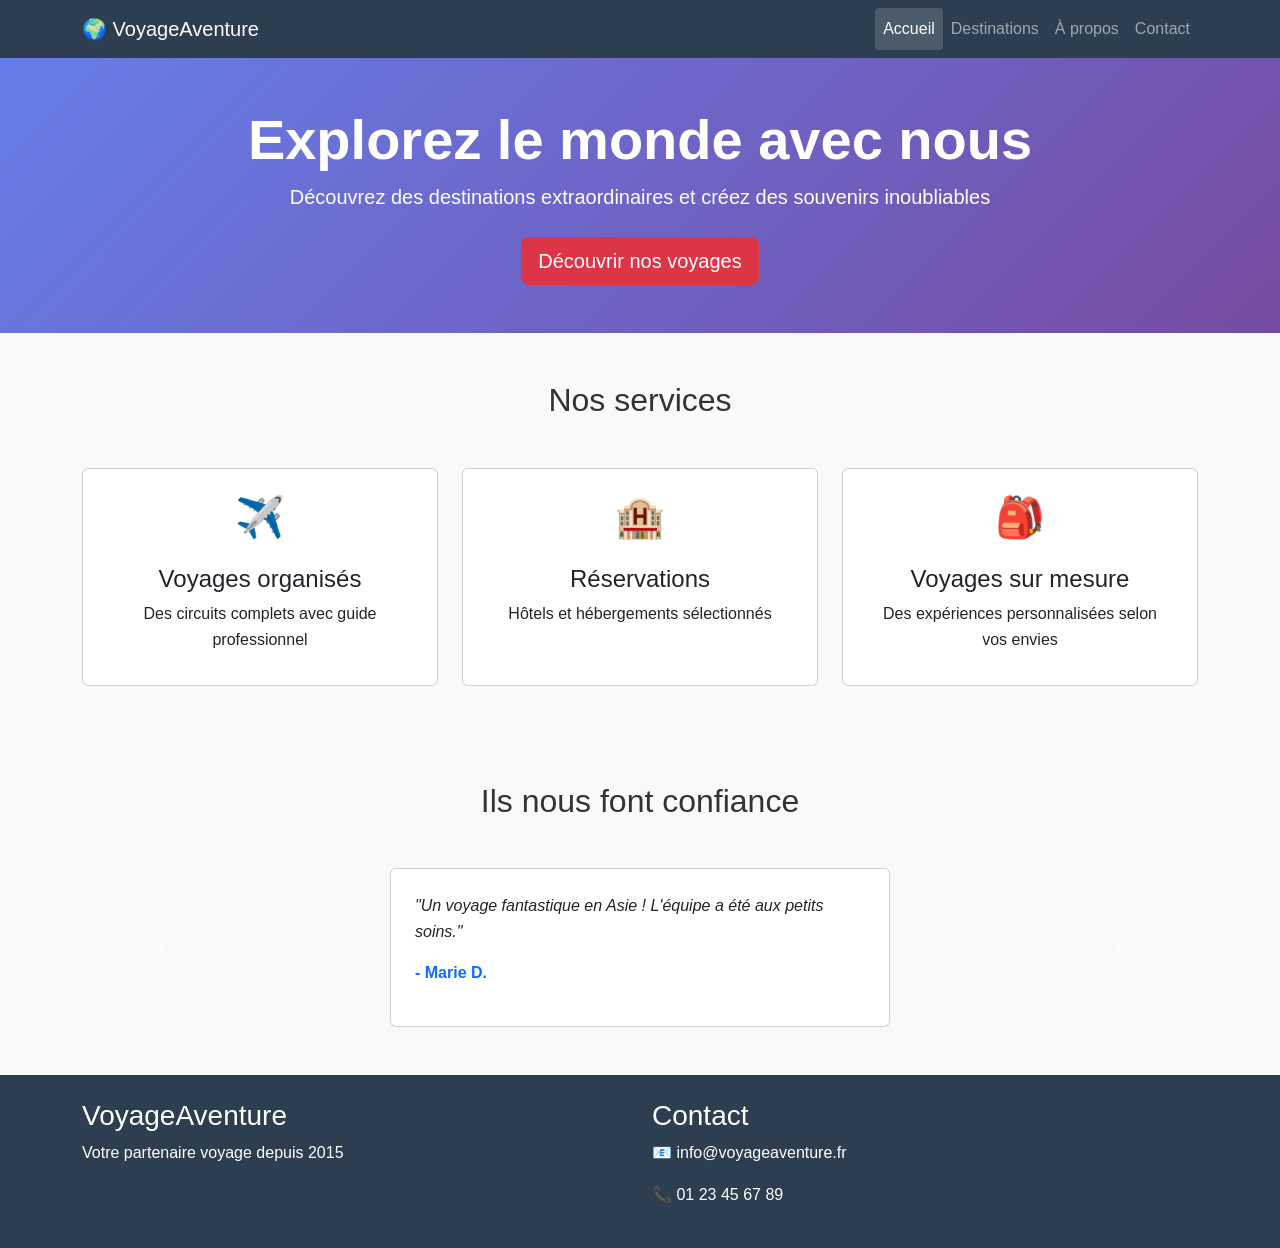
<file: index.html>
<!DOCTYPE html>
<html lang="fr">
<head>
    <meta charset="UTF-8">
    <meta name="viewport" content="width=device-width, initial-scale=1.0">
    <title>VoyageAventure - Accueil</title>
    <link href="https://cdn.jsdelivr.net/npm/bootstrap@5.3.3/dist/css/bootstrap.min.css" rel="stylesheet">
    <link rel="stylesheet" href="css/styles.css">
</head>
<body>
    <header class="site-header">
        <nav class="navbar navbar-expand-lg navbar-dark">
            <div class="container">
                <a class="navbar-brand" href="index.html">🌍 VoyageAventure</a>
                <button class="navbar-toggler" type="button" data-bs-toggle="collapse" data-bs-target="#navMenu">
                    <span class="navbar-toggler-icon"></span>
                </button>
                <div class="collapse navbar-collapse" id="navMenu">
                    <ul class="navbar-nav ms-auto">
                        <li class="nav-item">
                            <a href="index.html" class="nav-link active">Accueil</a>
                        </li>
                        <li class="nav-item">
                            <a href="destinations.html" class="nav-link">Destinations</a>
                        </li>
                        <li class="nav-item">
                            <a href="apropos.html" class="nav-link">À propos</a>
                        </li>
                        <li class="nav-item">
                            <a href="contact.html" class="nav-link">Contact</a>
                        </li>
                    </ul>
                </div>
            </div>
        </nav>
    </header>

    <section class="hero text-center text-white">
        <div class="container py-5">
            <h2 class="display-4 fw-bold">Explorez le monde avec nous</h2>
            <p class="lead mb-4">Découvrez des destinations extraordinaires et créez des souvenirs inoubliables</p>
            <button class="btn btn-danger btn-lg">Découvrir nos voyages</button>
        </div>
    </section>

    <section class="py-5">
        <div class="container">
            <h2 class="text-center mb-5">Nos services</h2>
            <div class="row g-4">
                <div class="col-md-4">
                    <div class="card text-center h-100 p-3">
                        <div class="fs-1">✈️</div>
                        <div class="card-body">
                            <h3 class="card-title fs-4">Voyages organisés</h3>
                            <p class="card-text">Des circuits complets avec guide professionnel</p>
                        </div>
                    </div>
                </div>
                <div class="col-md-4">
                    <div class="card text-center h-100 p-3">
                        <div class="fs-1">🏨</div>
                        <div class="card-body">
                            <h3 class="card-title fs-4">Réservations</h3>
                            <p class="card-text">Hôtels et hébergements sélectionnés</p>
                        </div>
                    </div>
                </div>
                <div class="col-md-4">
                    <div class="card text-center h-100 p-3">
                        <div class="fs-1">🎒</div>
                        <div class="card-body">
                            <h3 class="card-title fs-4">Voyages sur mesure</h3>
                            <p class="card-text">Des expériences personnalisées selon vos envies</p>
                        </div>
                    </div>
                </div>
            </div>
        </div>
    </section>

    <section class="py-5 bg-light">
        <div class="container">
            <h2 class="text-center mb-5">Ils nous font confiance</h2>
            <div id="avisCarousel" class="carousel slide">
                <div class="carousel-inner">
                    <div class="carousel-item active">
                        <div class="card mx-auto p-4" style="max-width: 500px;">
                            <p class="fst-italic">"Un voyage fantastique en Asie ! L'équipe a été aux petits soins."</p>
                            <p class="fw-bold text-primary">- Marie D.</p>
                        </div>
                    </div>
                    <div class="carousel-item">
                        <div class="card mx-auto p-4" style="max-width: 500px;">
                            <p class="fst-italic">"Service impeccable, je recommande vivement !"</p>
                            <p class="fw-bold text-primary">- Pierre L.</p>
                        </div>
                    </div>
                </div>
                <button class="carousel-control-prev" type="button" data-bs-target="#avisCarousel" data-bs-slide="prev">
                    <span class="carousel-control-prev-icon"></span>
                </button>
                <button class="carousel-control-next" type="button" data-bs-target="#avisCarousel" data-bs-slide="next">
                    <span class="carousel-control-next-icon"></span>
                </button>
            </div>
        </div>
    </section>

    <footer class="site-footer py-4">
        <div class="container">
            <div class="row">
                <div class="col-md-6">
                    <h3>VoyageAventure</h3>
                    <p>Votre partenaire voyage depuis 2015</p>
                </div>
                <div class="col-md-6">
                    <h3>Contact</h3>
                    <p>📧 info@voyageaventure.fr</p>
                    <p>📞 01 23 45 67 89</p>
                </div>
            </div>
        </div>
    </footer>

    <script src="https://cdn.jsdelivr.net/npm/bootstrap@5.3.3/dist/js/bootstrap.bundle.min.js"></script>
</body>
</html>
</file>
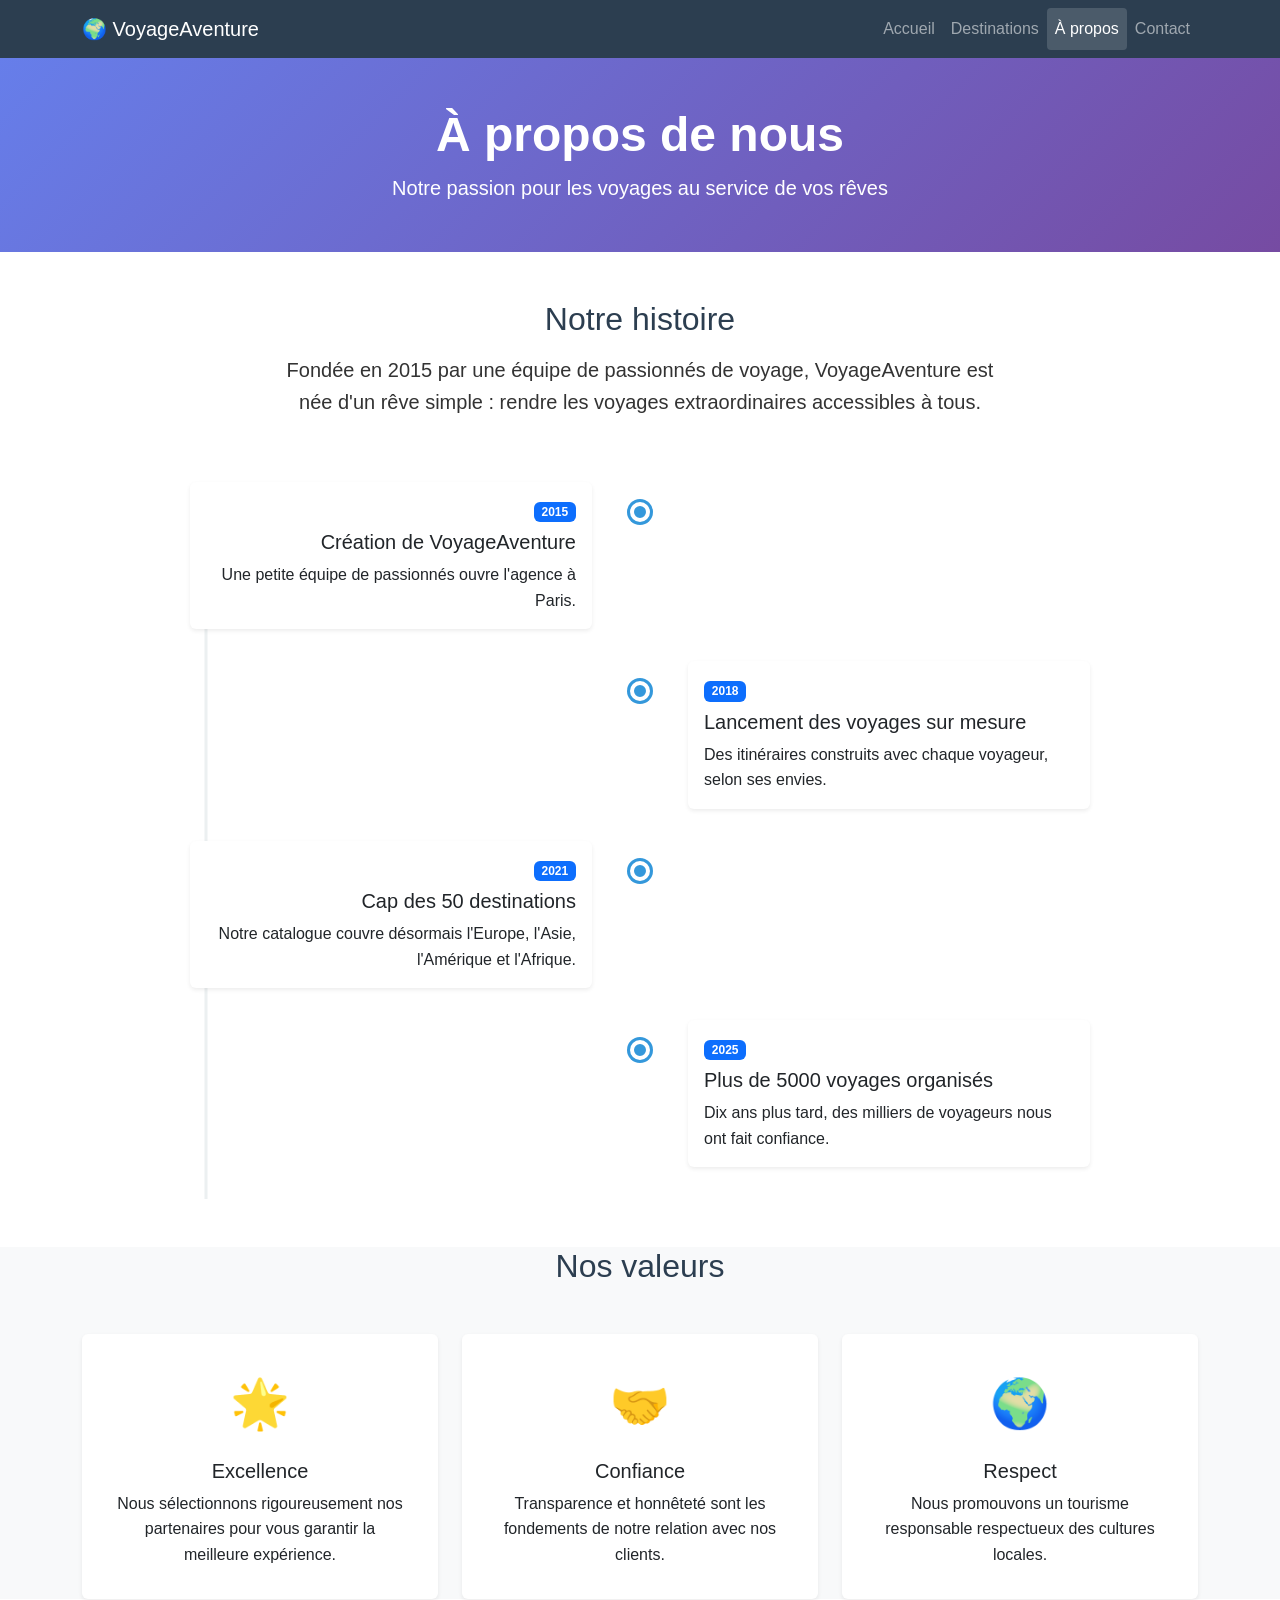
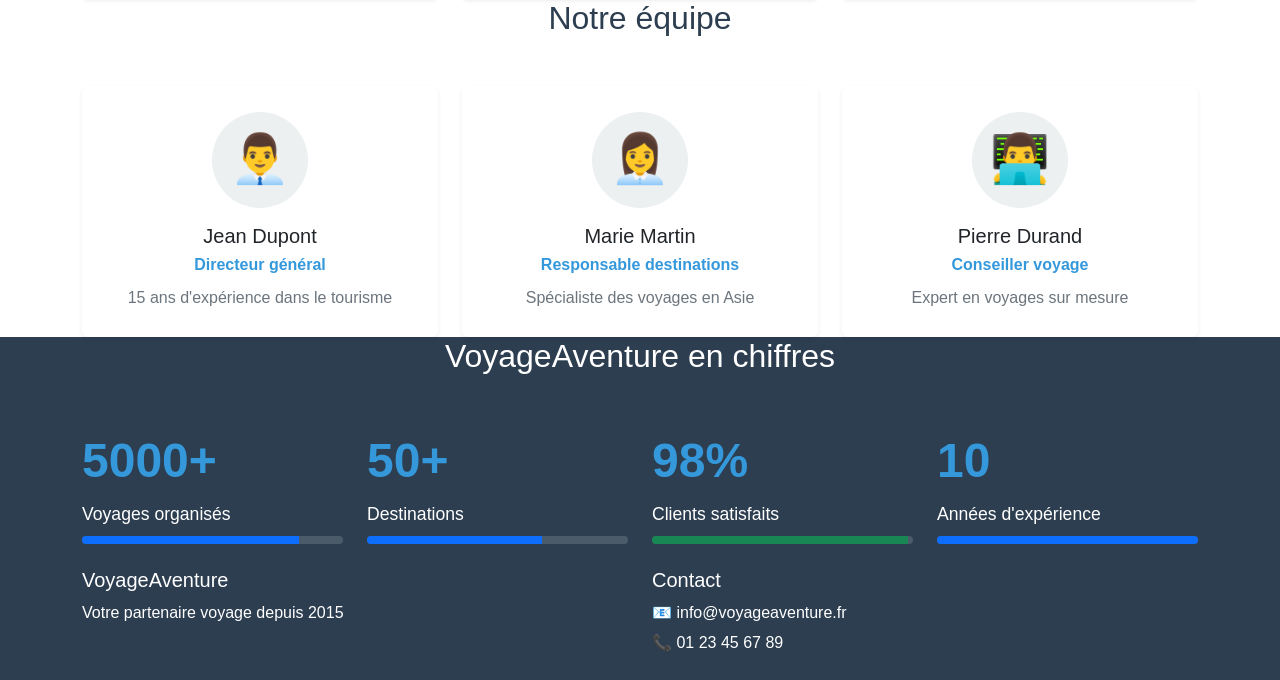
<file: apropos.html>
<!DOCTYPE html>
<html lang="fr">
<head>
    <meta charset="UTF-8">
    <meta name="viewport" content="width=device-width, initial-scale=1.0">
    <title>VoyageAventure - À propos</title>
    <link href="https://cdn.jsdelivr.net/npm/bootstrap@5.3.3/dist/css/bootstrap.min.css" rel="stylesheet">
    <link rel="stylesheet" href="css/styles.css">
</head>
<body>
    <header class="site-header">
        <nav class="navbar navbar-expand-lg navbar-dark">
            <div class="container">
                <a class="navbar-brand" href="index.html">🌍 VoyageAventure</a>
                <button class="navbar-toggler" type="button" data-bs-toggle="collapse" data-bs-target="#navMenu"
                        aria-controls="navMenu" aria-expanded="false" aria-label="Ouvrir le menu">
                    <span class="navbar-toggler-icon"></span>
                </button>
                <div class="collapse navbar-collapse" id="navMenu">
                    <ul class="navbar-nav ms-auto">
                        <li class="nav-item"><a href="index.html" class="nav-link">Accueil</a></li>
                        <li class="nav-item"><a href="destinations.html" class="nav-link">Destinations</a></li>
                        <li class="nav-item"><a href="apropos.html" class="nav-link active" aria-current="page">À propos</a></li>
                        <li class="nav-item"><a href="contact.html" class="nav-link">Contact</a></li>
                    </ul>
                </div>
            </div>
        </nav>
    </header>

    <main>
        <section class="page-header text-center py-5">
            <div class="container">
                <h1 class="display-5 fw-bold">À propos de nous</h1>
                <p class="lead mb-0">Notre passion pour les voyages au service de vos rêves</p>
            </div>
        </section>

        <section class="py-5 bg-white">
            <div class="container">
                <div class="row justify-content-center mb-5">
                    <div class="col-lg-8 text-center">
                        <h2 class="section-title mb-3">Notre histoire</h2>
                        <p class="lead">Fondée en 2015 par une équipe de passionnés de voyage, VoyageAventure est née d'un rêve simple : rendre les voyages extraordinaires accessibles à tous.</p>
                    </div>
                </div>

                
                <ol class="timeline">
                    <li class="timeline-item">
                        <span class="timeline-marker" aria-hidden="true"></span>
                        <div class="card border-0 shadow-sm">
                            <div class="card-body">
                                <span class="badge text-bg-primary mb-2">2015</span>
                                <h3 class="h5 card-title">Création de VoyageAventure</h3>
                                <p class="card-text mb-0">Une petite équipe de passionnés ouvre l'agence à Paris.</p>
                            </div>
                        </div>
                    </li>
                    <li class="timeline-item">
                        <span class="timeline-marker" aria-hidden="true"></span>
                        <div class="card border-0 shadow-sm">
                            <div class="card-body">
                                <span class="badge text-bg-primary mb-2">2018</span>
                                <h3 class="h5 card-title">Lancement des voyages sur mesure</h3>
                                <p class="card-text mb-0">Des itinéraires construits avec chaque voyageur, selon ses envies.</p>
                            </div>
                        </div>
                    </li>
                    <li class="timeline-item">
                        <span class="timeline-marker" aria-hidden="true"></span>
                        <div class="card border-0 shadow-sm">
                            <div class="card-body">
                                <span class="badge text-bg-primary mb-2">2021</span>
                                <h3 class="h5 card-title">Cap des 50 destinations</h3>
                                <p class="card-text mb-0">Notre catalogue couvre désormais l'Europe, l'Asie, l'Amérique et l'Afrique.</p>
                            </div>
                        </div>
                    </li>
                    <li class="timeline-item">
                        <span class="timeline-marker" aria-hidden="true"></span>
                        <div class="card border-0 shadow-sm">
                            <div class="card-body">
                                <span class="badge text-bg-primary mb-2">2025</span>
                                <h3 class="h5 card-title">Plus de 5000 voyages organisés</h3>
                                <p class="card-text mb-0">Dix ans plus tard, des milliers de voyageurs nous ont fait confiance.</p>
                            </div>
                        </div>
                    </li>
                </ol>
            </div>
        </section>

        
        <section class="values">
            <div class="container">
                <h2 class="section-title">Nos valeurs</h2>
                <div class="row row-cols-1 row-cols-md-3 g-4">
                    <div class="col">
                        <div class="card h-100 text-center border-0 shadow-sm p-3">
                            <div class="card-body">
                                <div class="value-icon" aria-hidden="true">🌟</div>
                                <h3 class="h5 card-title">Excellence</h3>
                                <p class="card-text">Nous sélectionnons rigoureusement nos partenaires pour vous garantir la meilleure expérience.</p>
                            </div>
                        </div>
                    </div>
                    <div class="col">
                        <div class="card h-100 text-center border-0 shadow-sm p-3">
                            <div class="card-body">
                                <div class="value-icon" aria-hidden="true">🤝</div>
                                <h3 class="h5 card-title">Confiance</h3>
                                <p class="card-text">Transparence et honnêteté sont les fondements de notre relation avec nos clients.</p>
                            </div>
                        </div>
                    </div>
                    <div class="col">
                        <div class="card h-100 text-center border-0 shadow-sm p-3">
                            <div class="card-body">
                                <div class="value-icon" aria-hidden="true">🌍</div>
                                <h3 class="h5 card-title">Respect</h3>
                                <p class="card-text">Nous promouvons un tourisme responsable respectueux des cultures locales.</p>
                            </div>
                        </div>
                    </div>
                </div>
            </div>
        </section>

        
        <section class="team">
            <div class="container">
                <h2 class="section-title">Notre équipe</h2>

                <div class="row row-cols-1 row-cols-sm-2 row-cols-lg-3 g-4 justify-content-center">
                    <div class="col">
                        <article class="card team-card shadow-sm h-100 text-center">
                            <div class="card-body p-4">
                                <div class="team-avatar mx-auto mb-3" aria-hidden="true">👨‍💼</div>
                                <h3 class="h5 card-title mb-1">Jean Dupont</h3>
                                <p class="member-role mb-2">Directeur général</p>
                                <p class="card-text text-secondary">15 ans d'expérience dans le tourisme</p>
                            </div>
                        </article>
                    </div>
                    <div class="col">
                        <article class="card team-card shadow-sm h-100 text-center">
                            <div class="card-body p-4">
                                <div class="team-avatar mx-auto mb-3" aria-hidden="true">👩‍💼</div>
                                <h3 class="h5 card-title mb-1">Marie Martin</h3>
                                <p class="member-role mb-2">Responsable destinations</p>
                                <p class="card-text text-secondary">Spécialiste des voyages en Asie</p>
                            </div>
                        </article>
                    </div>
                    <div class="col">
                        <article class="card team-card shadow-sm h-100 text-center">
                            <div class="card-body p-4">
                                <div class="team-avatar mx-auto mb-3" aria-hidden="true">👨‍💻</div>
                                <h3 class="h5 card-title mb-1">Pierre Durand</h3>
                                <p class="member-role mb-2">Conseiller voyage</p>
                                <p class="card-text text-secondary">Expert en voyages sur mesure</p>
                            </div>
                        </article>
                    </div>
                </div>
            </div>
        </section>

        <section class="stats">
            <div class="container">
                <h2 class="section-title">VoyageAventure en chiffres</h2>
                <div class="row g-4">
                    <div class="col-sm-6 col-lg-3 stat-item">
                        <div class="stat-number">5000+</div>
                        <p class="stat-label mb-2" id="stat-voyages">Voyages organisés</p>
                        <div class="progress" role="progressbar" aria-labelledby="stat-voyages"
                             aria-valuenow="83" aria-valuemin="0" aria-valuemax="100">
                            <div class="progress-bar" style="width: 83%"></div>
                        </div>
                    </div>
                    <div class="col-sm-6 col-lg-3 stat-item">
                        <div class="stat-number">50+</div>
                        <p class="stat-label mb-2" id="stat-destinations">Destinations</p>
                        <div class="progress" role="progressbar" aria-labelledby="stat-destinations"
                             aria-valuenow="67" aria-valuemin="0" aria-valuemax="100">
                            <div class="progress-bar" style="width: 67%"></div>
                        </div>
                    </div>
                    <div class="col-sm-6 col-lg-3 stat-item">
                        <div class="stat-number">98%</div>
                        <p class="stat-label mb-2" id="stat-satisfaction">Clients satisfaits</p>
                        <div class="progress" role="progressbar" aria-labelledby="stat-satisfaction"
                             aria-valuenow="98" aria-valuemin="0" aria-valuemax="100">
                            <div class="progress-bar bg-success" style="width: 98%"></div>
                        </div>
                    </div>
                    <div class="col-sm-6 col-lg-3 stat-item">
                        <div class="stat-number">10</div>
                        <p class="stat-label mb-2" id="stat-annees">Années d'expérience</p>
                        <div class="progress" role="progressbar" aria-labelledby="stat-annees"
                             aria-valuenow="100" aria-valuemin="0" aria-valuemax="100">
                            <div class="progress-bar" style="width: 100%"></div>
                        </div>
                    </div>
                </div>
            </div>
        </section>
    </main>

    <footer class="site-footer py-4">
        <div class="container">
            <div class="row">
                <div class="col-md-6">
                    <h3 class="fs-5">VoyageAventure</h3>
                    <p>Votre partenaire voyage depuis 2015</p>
                </div>
                <div class="col-md-6">
                    <h3 class="fs-5">Contact</h3>
                    <p class="mb-1">📧 info@voyageaventure.fr</p>
                    <p class="mb-0">📞 01 23 45 67 89</p>
                </div>
            </div>
        </div>
    </footer>

    <script src="https://cdn.jsdelivr.net/npm/bootstrap@5.3.3/dist/js/bootstrap.bundle.min.js"></script>
</body>
</html>
</file>
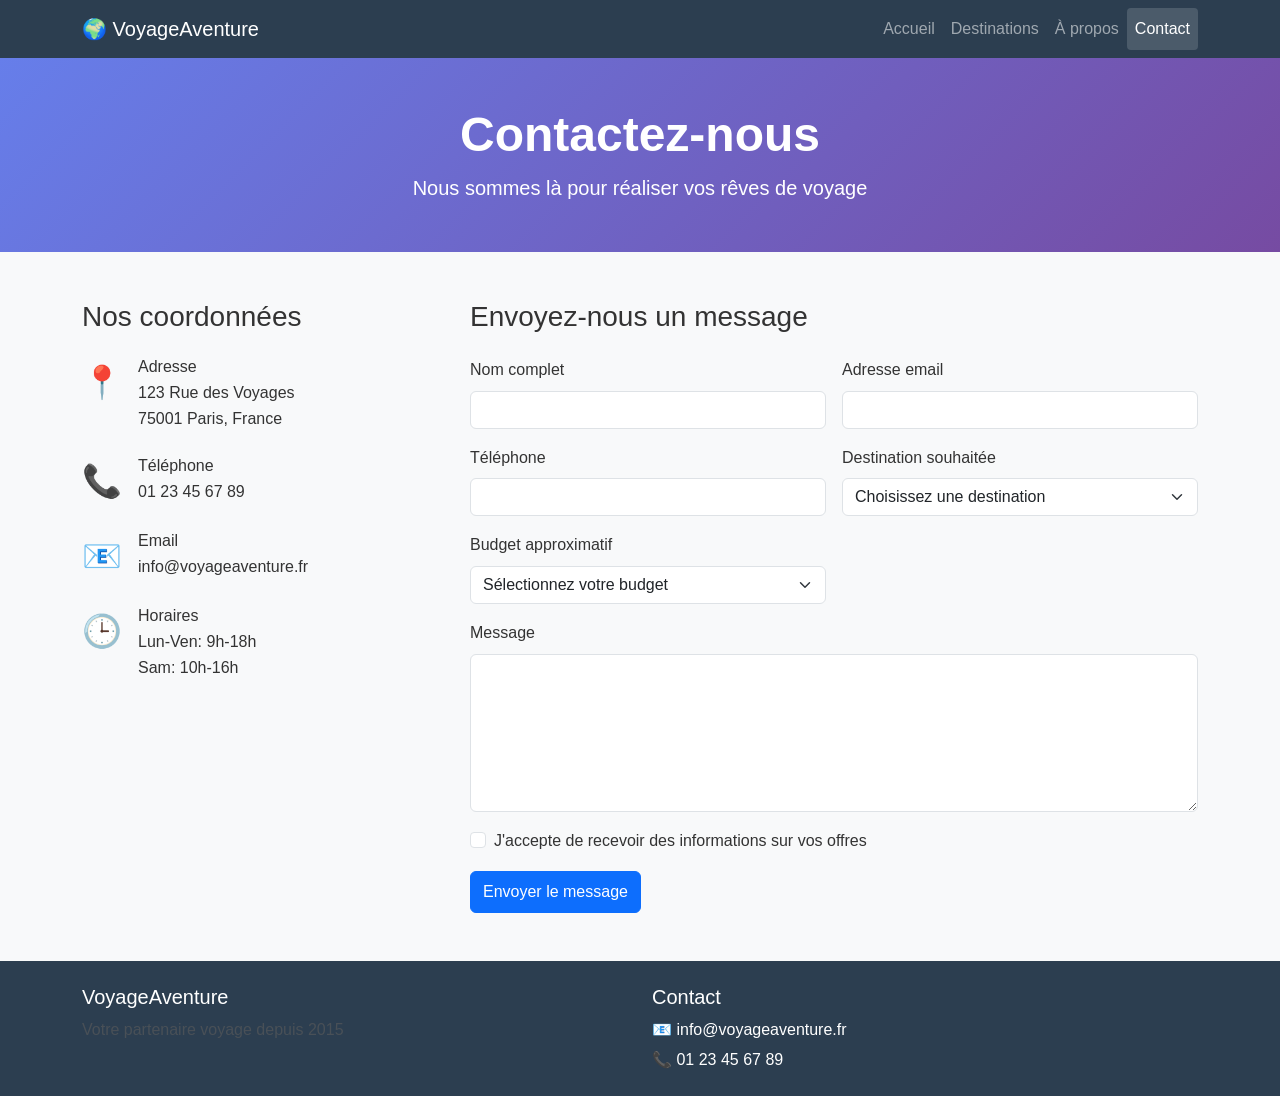
<file: contact.html>
<!DOCTYPE html>
<html lang="fr">
<head>
    <meta charset="UTF-8">
    <meta name="viewport" content="width=device-width, initial-scale=1.0">
    <title>VoyageAventure - Contact</title>
    <link href="https://cdn.jsdelivr.net/npm/bootstrap@5.3.3/dist/css/bootstrap.min.css" rel="stylesheet">
    <link rel="stylesheet" href="css/styles.css">
</head>
<body>

    <header class="site-header">
        <nav class="navbar navbar-expand-lg navbar-dark">
            <div class="container">
                <a class="navbar-brand" href="index.html">🌍 VoyageAventure</a>
                <button class="navbar-toggler" type="button" data-bs-toggle="collapse" data-bs-target="#navMenu">
                    <span class="navbar-toggler-icon"></span>
                </button>
                <div class="collapse navbar-collapse" id="navMenu">
                    <ul class="navbar-nav ms-auto mb-2 mb-lg-0">
                        <li class="nav-item"><a class="nav-link" href="index.html">Accueil</a></li>
                        <li class="nav-item"><a class="nav-link" href="destinations.html">Destinations</a></li>
                        <li class="nav-item"><a class="nav-link" href="apropos.html">À propos</a></li>
                        <li class="nav-item"><a class="nav-link active" aria-current="page" href="contact.html">Contact</a></li>
                    </ul>
                </div>
            </div>
        </nav>
    </header>

    <section class="page-header text-center py-5">
        <div class="container">
            <h1 class="display-5 fw-bold">Contactez-nous</h1>
            <p class="lead mb-0">Nous sommes là pour réaliser vos rêves de voyage</p>
        </div>
    </section>

    <section class="contact-section py-5">
        <div class="container">
            <div class="row g-5">

                <div class="col-lg-4">
                    <h2 class="h3 mb-4">Nos coordonnées</h2>

                    <div class="d-flex mb-4">
                        <div class="fs-2 me-3">📍</div>
                        <div>
                            <h3 class="h6 mb-1">Adresse</h3>
                            <p class="mb-0">123 Rue des Voyages<br>75001 Paris, France</p>
                        </div>
                    </div>

                    <div class="d-flex mb-4">
                        <div class="fs-2 me-3">📞</div>
                        <div>
                            <h3 class="h6 mb-1">Téléphone</h3>
                            <p class="mb-0">01 23 45 67 89</p>
                        </div>
                    </div>

                    <div class="d-flex mb-4">
                        <div class="fs-2 me-3">📧</div>
                        <div>
                            <h3 class="h6 mb-1">Email</h3>
                            <p class="mb-0">info@voyageaventure.fr</p>
                        </div>
                    </div>

                    <div class="d-flex mb-4">
                        <div class="fs-2 me-3">🕒</div>
                        <div>
                            <h3 class="h6 mb-1">Horaires</h3>
                            <p class="mb-0">Lun-Ven: 9h-18h<br>Sam: 10h-16h</p>
                        </div>
                    </div>
                </div>

                <div class="col-lg-8">
                    <h2 class="h3 mb-4">Envoyez-nous un message</h2>
                    <form class="contact-form row g-3">
                        <div class="col-md-6">
                            <label for="name" class="form-label">Nom complet</label>
                            <input type="text" class="form-control" id="name" name="name" required>
                        </div>
                        <div class="col-md-6">
                            <label for="email" class="form-label">Adresse email</label>
                            <input type="email" class="form-control" id="email" name="email" required>
                        </div>
                        <div class="col-md-6">
                            <label for="phone" class="form-label">Téléphone</label>
                            <input type="tel" class="form-control" id="phone" name="phone">
                        </div>
                        <div class="col-md-6">
                            <label for="destination" class="form-label">Destination souhaitée</label>
                            <select id="destination" name="destination" class="form-select">
                                <option value="">Choisissez une destination</option>
                                <option value="europe">Europe</option>
                                <option value="asie">Asie</option>
                                <option value="amerique">Amérique</option>
                                <option value="afrique">Afrique</option>
                                <option value="oceanie">Océanie</option>
                            </select>
                        </div>
                        <div class="col-md-6">
                            <label for="budget" class="form-label">Budget approximatif</label>
                            <select id="budget" name="budget" class="form-select">
                                <option value="">Sélectionnez votre budget</option>
                                <option value="500-1000">500€ - 1000€</option>
                                <option value="1000-2000">1000€ - 2000€</option>
                                <option value="2000-3000">2000€ - 3000€</option>
                                <option value="3000+">Plus de 3000€</option>
                            </select>
                        </div>
                        <div class="col-12">
                            <label for="message" class="form-label">Message</label>
                            <textarea id="message" name="message" rows="6" class="form-control" required></textarea>
                        </div>
                        <div class="col-12">
                            <div class="form-check">
                                <input type="checkbox" class="form-check-input" id="consent" required>
                                <label class="form-check-label" for="consent">
                                    J'accepte de recevoir des informations sur vos offres
                                </label>
                            </div>
                        </div>
                        <div class="col-12">
                            <button type="submit" class="btn btn-primary submit-button py-2">Envoyer le message</button>
                        </div>
                    </form>
                </div>

            </div>
        </div>
    </section>

    <footer class="site-footer py-4">
        <div class="container">
            <div class="row">
                <div class="col-md-6 mb-3 mb-md-0">
                    <h3 class="h5">VoyageAventure</h3>
                    <p class="mb-0 text-light-emphasis">Votre partenaire voyage depuis 2015</p>
                </div>
                <div class="col-md-6">
                    <h3 class="h5">Contact</h3>
                    <p class="mb-1">📧 info@voyageaventure.fr</p>
                    <p class="mb-0">📞 01 23 45 67 89</p>
                </div>
            </div>
        </div>
    </footer>

    <script src="https://cdn.jsdelivr.net/npm/bootstrap@5.3.3/dist/js/bootstrap.bundle.min.js"></script>
</body>
</html>
</file>
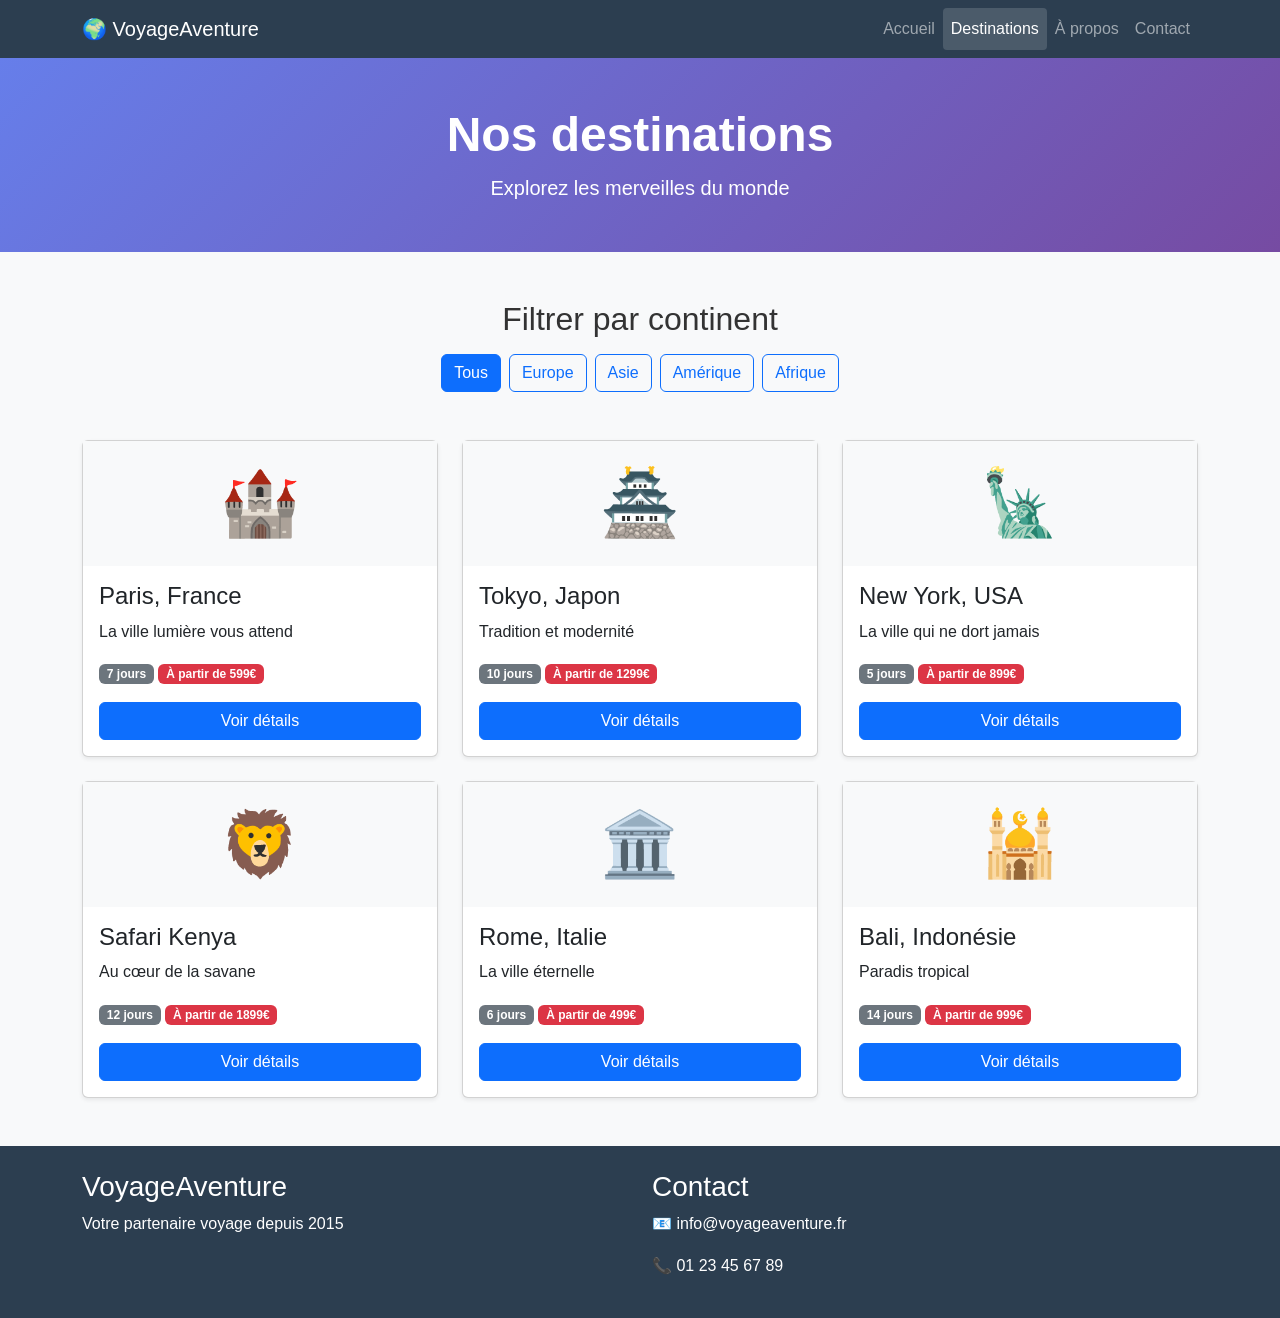
<file: destinations.html>
<!DOCTYPE html>
<html lang="fr">
<head>
    <meta charset="UTF-8">
    <meta name="viewport" content="width=device-width, initial-scale=1.0">
    <title>VoyageAventure - Destinations</title>
    <link href="https://cdn.jsdelivr.net/npm/bootstrap@5.3.3/dist/css/bootstrap.min.css" rel="stylesheet">
    <link rel="stylesheet" href="css/styles.css">
</head>
<body>
    <header class="site-header">
        <nav class="navbar navbar-expand-lg navbar-dark">
            <div class="container">
                <a class="navbar-brand" href="index.html">🌍 VoyageAventure</a>
                <button class="navbar-toggler" type="button" data-bs-toggle="collapse" data-bs-target="#navMenu" aria-controls="navMenu" aria-expanded="false" aria-label="Afficher le menu">
                    <span class="navbar-toggler-icon"></span>
                </button>
                <div class="collapse navbar-collapse" id="navMenu">
                    <ul class="navbar-nav ms-auto">
                        <li class="nav-item"><a href="index.html" class="nav-link">Accueil</a></li>
                        <li class="nav-item"><a href="destinations.html" class="nav-link active" aria-current="page">Destinations</a></li>
                        <li class="nav-item"><a href="apropos.html" class="nav-link">À propos</a></li>
                        <li class="nav-item"><a href="contact.html" class="nav-link">Contact</a></li>
                    </ul>
                </div>
            </div>
        </nav>
    </header>

    <section class="page-header text-center py-5">
        <div class="container">
            <h1 class="display-5 fw-bold">Nos destinations</h1>
            <p class="lead mb-0">Explorez les merveilles du monde</p>
        </div>
    </section>

    <main class="container py-5">
        <div class="text-center mb-5">
            <h2>Filtrer par continent</h2>
            <div class="d-flex flex-wrap justify-content-center gap-2 mt-3" role="group" aria-label="Filtres par continent">
                <button class="btn btn-primary filter-btn" data-filter="tous" type="button">Tous</button>
                <button class="btn btn-outline-primary filter-btn" data-filter="europe" type="button">Europe</button>
                <button class="btn btn-outline-primary filter-btn" data-filter="asie" type="button">Asie</button>
                <button class="btn btn-outline-primary filter-btn" data-filter="amerique" type="button">Amérique</button>
                <button class="btn btn-outline-primary filter-btn" data-filter="afrique" type="button">Afrique</button>
            </div>
        </div>

        <div class="row row-cols-1 row-cols-md-2 row-cols-lg-3 g-4">
            <div class="col destination-card" data-continent="europe">
                <div class="card h-100 shadow-sm">
                    <div class="bg-light text-center display-3 p-4">🏰</div>
                    <div class="card-body d-flex flex-column">
                        <h3 class="card-title h4">Paris, France</h3>
                        <p class="card-text">La ville lumière vous attend</p>
                        <div class="mt-auto mb-3">
                            <span class="badge text-bg-secondary">7 jours</span>
                            <span class="badge text-bg-danger">À partir de 599€</span>
                        </div>
                        <button class="btn btn-primary details-btn" data-bs-toggle="modal" data-bs-target="#destinationModal" data-destination="Paris, France" data-description="La ville lumière vous attend" type="button">Voir détails</button>
                    </div>
                </div>
            </div>

            <div class="col destination-card" data-continent="asie">
                <div class="card h-100 shadow-sm">
                    <div class="bg-light text-center display-3 p-4">🏯</div>
                    <div class="card-body d-flex flex-column">
                        <h3 class="card-title h4">Tokyo, Japon</h3>
                        <p class="card-text">Tradition et modernité</p>
                        <div class="mt-auto mb-3">
                            <span class="badge text-bg-secondary">10 jours</span>
                            <span class="badge text-bg-danger">À partir de 1299€</span>
                        </div>
                        <button class="btn btn-primary details-btn" data-bs-toggle="modal" data-bs-target="#destinationModal" data-destination="Tokyo, Japon" data-description="Tradition et modernité" type="button">Voir détails</button>
                    </div>
                </div>
            </div>

            <div class="col destination-card" data-continent="amerique">
                <div class="card h-100 shadow-sm">
                    <div class="bg-light text-center display-3 p-4">🗽</div>
                    <div class="card-body d-flex flex-column">
                        <h3 class="card-title h4">New York, USA</h3>
                        <p class="card-text">La ville qui ne dort jamais</p>
                        <div class="mt-auto mb-3">
                            <span class="badge text-bg-secondary">5 jours</span>
                            <span class="badge text-bg-danger">À partir de 899€</span>
                        </div>
                        <button class="btn btn-primary details-btn" data-bs-toggle="modal" data-bs-target="#destinationModal" data-destination="New York, USA" data-description="La ville qui ne dort jamais" type="button">Voir détails</button>
                    </div>
                </div>
            </div>

            <div class="col destination-card" data-continent="afrique">
                <div class="card h-100 shadow-sm">
                    <div class="bg-light text-center display-3 p-4">🦁</div>
                    <div class="card-body d-flex flex-column">
                        <h3 class="card-title h4">Safari Kenya</h3>
                        <p class="card-text">Au cœur de la savane</p>
                        <div class="mt-auto mb-3">
                            <span class="badge text-bg-secondary">12 jours</span>
                            <span class="badge text-bg-danger">À partir de 1899€</span>
                        </div>
                        <button class="btn btn-primary details-btn" data-bs-toggle="modal" data-bs-target="#destinationModal" data-destination="Safari Kenya" data-description="Au cœur de la savane" type="button">Voir détails</button>
                    </div>
                </div>
            </div>

            <div class="col destination-card" data-continent="europe">
                <div class="card h-100 shadow-sm">
                    <div class="bg-light text-center display-3 p-4">🏛️</div>
                    <div class="card-body d-flex flex-column">
                        <h3 class="card-title h4">Rome, Italie</h3>
                        <p class="card-text">La ville éternelle</p>
                        <div class="mt-auto mb-3">
                            <span class="badge text-bg-secondary">6 jours</span>
                            <span class="badge text-bg-danger">À partir de 499€</span>
                        </div>
                        <button class="btn btn-primary details-btn" data-bs-toggle="modal" data-bs-target="#destinationModal" data-destination="Rome, Italie" data-description="La ville éternelle" type="button">Voir détails</button>
                    </div>
                </div>
            </div>

            <div class="col destination-card" data-continent="asie">
                <div class="card h-100 shadow-sm">
                    <div class="bg-light text-center display-3 p-4">🕌</div>
                    <div class="card-body d-flex flex-column">
                        <h3 class="card-title h4">Bali, Indonésie</h3>
                        <p class="card-text">Paradis tropical</p>
                        <div class="mt-auto mb-3">
                            <span class="badge text-bg-secondary">14 jours</span>
                            <span class="badge text-bg-danger">À partir de 999€</span>
                        </div>
                        <button class="btn btn-primary details-btn" data-bs-toggle="modal" data-bs-target="#destinationModal" data-destination="Bali, Indonésie" data-description="Paradis tropical" type="button">Voir détails</button>
                    </div>
                </div>
            </div>
        </div>
    </main>

    <div class="modal fade" id="destinationModal" tabindex="-1" aria-labelledby="destinationModalLabel" aria-hidden="true">
        <div class="modal-dialog">
            <div class="modal-content">
                <div class="modal-header">
                    <h2 class="modal-title fs-5" id="destinationModalLabel">Détails de la destination</h2>
                    <button type="button" class="btn-close" data-bs-dismiss="modal" aria-label="Fermer"></button>
                </div>
                <div class="modal-body">
                    <h3 class="h5" id="modalDestination"></h3>
                    <p id="modalDescription" class="mb-0"></p>
                </div>
                <div class="modal-footer">
                    <a href="contact.html" class="btn btn-primary">Demander un devis</a>
                </div>
            </div>
        </div>
    </div>

    <footer class="site-footer py-4">
        <div class="container">
            <div class="row">
                <div class="col-md-6">
                    <h3>VoyageAventure</h3>
                    <p>Votre partenaire voyage depuis 2015</p>
                </div>
                <div class="col-md-6">
                    <h3>Contact</h3>
                    <p>📧 info@voyageaventure.fr</p>
                    <p>📞 01 23 45 67 89</p>
                </div>
            </div>
        </div>
    </footer>

    <script src="https://cdn.jsdelivr.net/npm/bootstrap@5.3.3/dist/js/bootstrap.bundle.min.js"></script>
    <script>
        const filterButtons = document.querySelectorAll('.filter-btn');
        const destinationCards = document.querySelectorAll('.destination-card');

        filterButtons.forEach((button) => {
            button.addEventListener('click', () => {
                const filter = button.dataset.filter;

                filterButtons.forEach((item) => {
                    item.classList.toggle('btn-primary', item === button);
                    item.classList.toggle('btn-outline-primary', item !== button);
                });

                destinationCards.forEach((card) => {
                    card.classList.toggle('d-none', filter !== 'tous' && card.dataset.continent !== filter);
                });
            });
        });

        document.querySelectorAll('.details-btn').forEach((button) => {
            button.addEventListener('click', () => {
                document.querySelector('#modalDestination').textContent = button.dataset.destination;
                document.querySelector('#modalDescription').textContent = button.dataset.description;
            });
        });
    </script>
</body>
</html>
</file>
<file: css/styles.css>
* {
    margin: 0;
    padding: 0;
    box-sizing: border-box;
}

body {
    font-family: 'Arial', sans-serif;
    line-height: 1.6;
    color: #333;
    background-color: #f8f9fa;
}

.site-header {
    background-color: #2c3e50;
    color: white;
    position: sticky;
    top: 0;
    z-index: 100;
}

.navbar-dark .nav-link:hover,
.navbar-dark .nav-link.active {
    background-color: rgba(255, 255, 255, 0.15);
    border-radius: 4px;
}

:root {
    --degrade-violet: linear-gradient(135deg, #667eea 0%, #764ba2 100%);
}

.hero,
.page-header {
    background: var(--degrade-violet);
    color: white;
}

.section-title {
    text-align: center;
    margin-bottom: 3rem;
    color: #2c3e50;
}

.stats .section-title {
    color: white;
}

.value-icon {
    font-size: 3rem;
    margin-bottom: 1rem;
}

.values {
    background-color: #f8f9fa;
}

.team {
    background-color: white;
}

.stats {
    background-color: #2c3e50;
    color: white;
}

.stat-number {
    font-size: 3rem;
    font-weight: bold;
    color: #3498db;
}

.stat-label {
    font-size: 1.1rem;
}

.member-role {
    color: #3498db;
    font-weight: bold;
}

.team-card {
    border: 2px solid transparent;
    transition: border-color 0.3s;
}

.team-card:hover {
    border-color: #3498db;
}

.team-avatar {
    display: grid;
    place-items: center;
    width: 6rem;
    height: 6rem;
    font-size: 3rem;
    border-radius: 50%;
    background-color: #ecf0f1;
}

.stats .progress {
    --bs-progress-height: 0.5rem;
    --bs-progress-bg: rgba(255, 255, 255, 0.15);
}

.timeline {
    position: relative;
    list-style: none;
    max-width: 900px;
    margin: 0 auto;
    padding: 0;
}

.timeline::before {
    content: "";
    position: absolute;
    top: 0;
    bottom: 0;
    left: 1rem;
    width: 3px;
    transform: translateX(-50%);
    background-color: #ecf0f1;
}

.timeline-item {
    position: relative;
    padding: 0 0 2rem 3rem;
}

.timeline-marker {
    position: absolute;
    top: 1.25rem;
    left: 1rem;
    width: 1.25rem;
    height: 1.25rem;
    transform: translateX(-50%);
    border: 4px solid #fff;
    border-radius: 50%;
    background-color: #3498db;
    box-shadow: 0 0 0 3px #3498db;
}

@media (min-width: 768px) {
    .timeline-item {
        width: 50%;
        padding: 0 3rem 2rem 0;
        text-align: end;
    }

    .timeline-item .timeline-marker {
        left: 100%;
    }

    .timeline-item:nth-child(even) {
        margin-left: 50%;
        padding: 0 0 2rem 3rem;
        text-align: start;
    }

    .timeline-item:nth-child(even) .timeline-marker {
        left: 0;
    }
}

.site-footer {
    background-color: #2c3e50;
    color: white;
}

@media (max-width: 576px) {
    .hero .display-4 {
        font-size: 2rem;
    }
}
</file>
